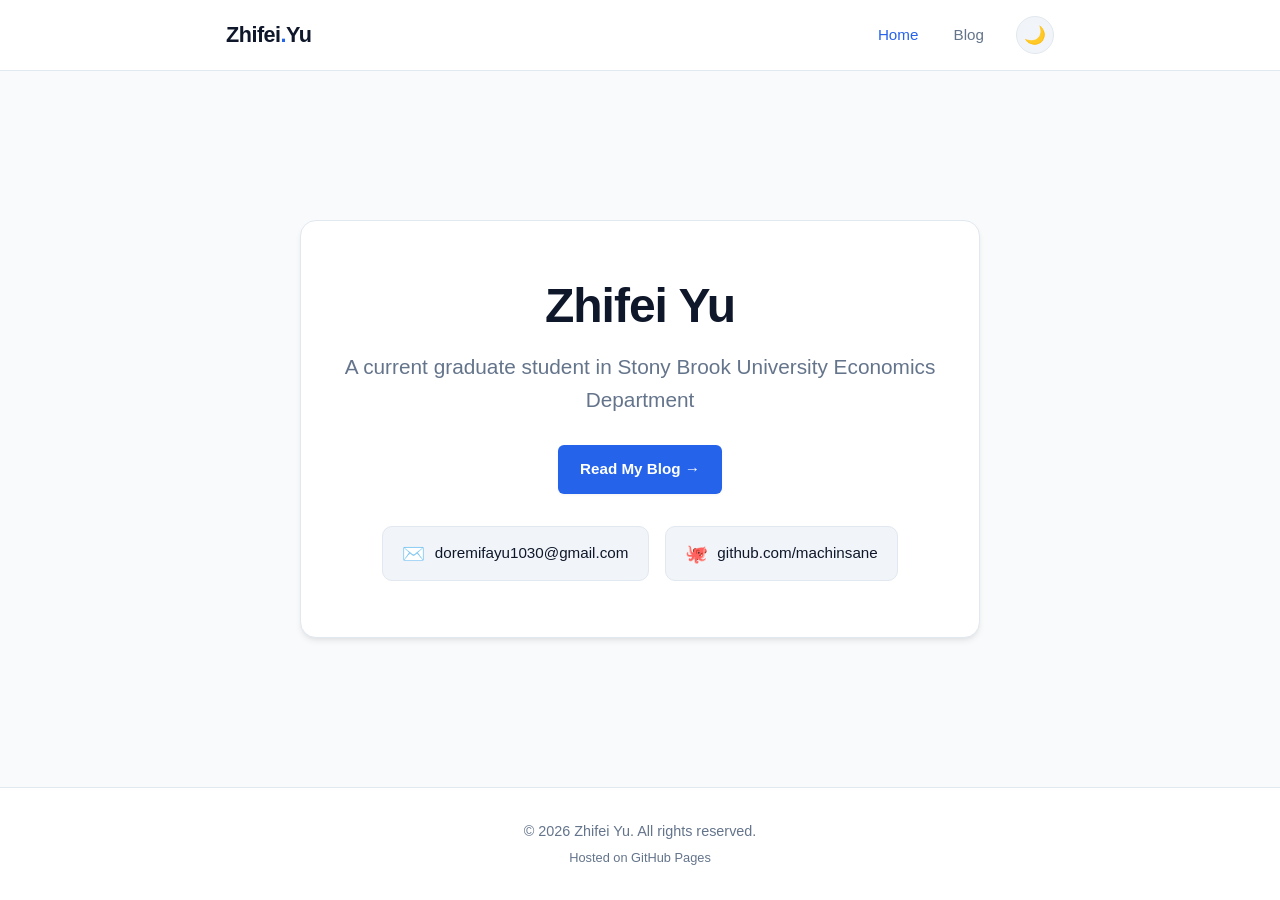
<file: index.html>
<!DOCTYPE html>
<html lang="en">
<head>
  <meta charset="UTF-8">
  <meta name="viewport" content="width=device-width, initial-scale=1.0">
  <title>Zhifei Yu</title>
  <meta name="description" content="Personal website of Zhifei Yu, graduate student in Economics at Stony Brook University.">
  <link rel="stylesheet" href="style.css">
</head>
<body>
  <!-- Header: Top bar with site name, navigation, and theme switch -->
  <header class="site-header">
    <div class="container nav-container">
      <a href="index.html" class="logo">Zhifei<span>.</span>Yu</a>
      <div class="header-actions">
        <nav class="site-nav">
          <a href="index.html" class="nav-link active">Home</a>
          <a href="blog.html" class="nav-link">Blog</a>
        </nav>
        <button class="theme-toggle" id="themeToggle" aria-label="Toggle theme">
          <span class="theme-icon" id="themeIcon">🌙</span>
        </button>
      </div>
    </div>
  </header>

  <!-- Main Content: Name and Introduction -->
  <main class="main-content">
    <div class="container">
      <div class="profile-card">
        <h1 class="hero-title">Zhifei Yu</h1>
        <p class="hero-subtitle">A current graduate student in Stony Brook University Economics Department</p>
        
        <div class="profile-actions">
          <a href="blog.html" class="btn btn-primary">Read My Blog &rarr;</a>
        </div>

        <div class="contact-links">
          <a href="mailto:doremifayu1030@gmail.com" class="contact-item">
            <span class="contact-icon">✉️</span>
            <span class="contact-text">doremifayu1030@gmail.com</span>
          </a>
          <a href="https://github.com/machinsane" target="_blank" rel="noopener noreferrer" class="contact-item">
            <span class="contact-icon">🐙</span>
            <span class="contact-text">github.com/machinsane</span>
          </a>
        </div>
      </div>
    </div>
  </main>

  <!-- Footer -->
  <footer class="site-footer">
    <div class="container footer-container">
      <p>&copy; <span id="currentYear"></span> Zhifei Yu. All rights reserved.</p>
      <p class="footer-subtext">Hosted on GitHub Pages</p>
    </div>
  </footer>

  <script src="script.js"></script>
</body>
</html>
</file>
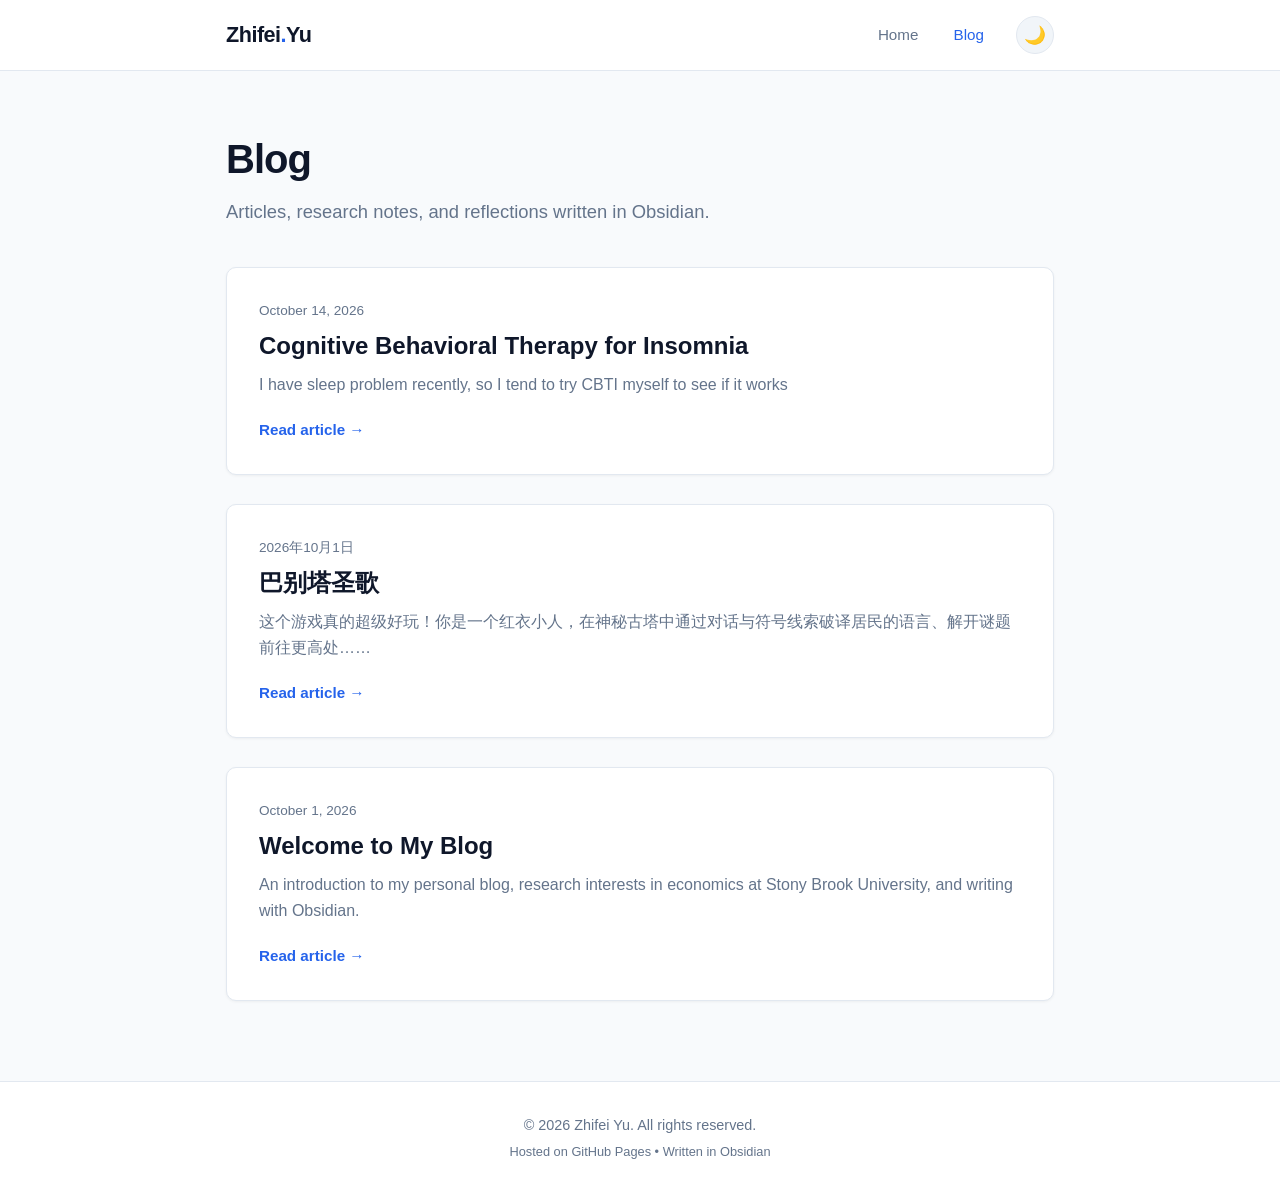
<file: blog.html>
<!DOCTYPE html>
<html lang="en">
<head>
  <meta charset="UTF-8">
  <meta name="viewport" content="width=device-width, initial-scale=1.0">
  <title>Blog | Zhifei Yu</title>
  <meta name="description" content="Blog and articles by Zhifei Yu.">
  <link rel="stylesheet" href="style.css">
</head>
<body>
  <!-- Header: Top bar with site name, navigation, and theme switch -->
  <header class="site-header">
    <div class="container nav-container">
      <a href="index.html" class="logo">Zhifei<span>.</span>Yu</a>
      <div class="header-actions">
        <nav class="site-nav">
          <a href="index.html" class="nav-link">Home</a>
          <a href="blog.html" class="nav-link active">Blog</a>
        </nav>
        <button class="theme-toggle" id="themeToggle" aria-label="Toggle theme">
          <span class="theme-icon" id="themeIcon">🌙</span>
        </button>
      </div>
    </div>
  </header>

  <!-- Blog Listing -->
  <main class="main-content blog-main">
    <div class="container">
      <header class="page-header">
        <h1 class="page-title">Blog</h1>
        <p class="page-subtitle">Articles, research notes, and reflections written in Obsidian.</p>
      </header>

      <div class="posts-list" id="postsContainer">
        <!-- Rendered dynamically by script below -->
      </div>
    </div>
  </main>

  <!-- Footer -->
  <footer class="site-footer">
    <div class="container footer-container">
      <p>&copy; <span id="currentYear"></span> Zhifei Yu. All rights reserved.</p>
      <p class="footer-subtext">Hosted on GitHub Pages &bull; Written in Obsidian</p>
    </div>
  </footer>

  <script src="posts/posts-data.js"></script>
  <script src="script.js"></script>
  <script>
    // Render posts from posts-data.js
    const container = document.getElementById("postsContainer");
    if (typeof BLOG_POSTS !== "undefined" && BLOG_POSTS.length > 0) {
      container.innerHTML = BLOG_POSTS.map(post => `
        <article class="blog-card">
          <div class="blog-card-meta">
            <time>${post.date}</time>
          </div>
          <h2 class="blog-card-title">
            <a href="post.html?post=${encodeURIComponent(post.slug)}">${post.title}</a>
          </h2>
          <p class="blog-card-excerpt">${post.excerpt}</p>
          <a href="post.html?post=${encodeURIComponent(post.slug)}" class="read-more-link">Read article &rarr;</a>
        </article>
      `).join("");
    } else {
      container.innerHTML = "<p>No posts published yet.</p>";
    }
  </script>
</body>
</html>
</file>
<file: style.css>
/* ==========================================================================
   Zhifei Yu - Personal Website Stylesheet
   ========================================================================== */

/* --------------------------------------------------------------------------
   1. CSS VARIABLES (THEMING)
   -------------------------------------------------------------------------- */
:root {
  --bg-color: #f8fafc;
  --bg-alt: #ffffff;
  --card-bg: #ffffff;
  --text-main: #0f172a;
  --text-muted: #64748b;
  --primary: #2563eb;
  --primary-hover: #1d4ed8;
  --border-color: #e2e8f0;
  --chip-bg: #f1f5f9;
  --code-bg: #f1f5f9;
  --shadow-sm: 0 1px 3px rgba(0, 0, 0, 0.05);
  --shadow-md: 0 4px 6px -1px rgba(0, 0, 0, 0.08), 0 2px 4px -2px rgba(0, 0, 0, 0.05);
  --shadow-lg: 0 10px 15px -3px rgba(0, 0, 0, 0.08), 0 4px 6px -4px rgba(0, 0, 0, 0.04);
  --radius-sm: 6px;
  --radius-md: 10px;
  --radius-lg: 16px;
  --transition: all 0.25s ease;
  --font-family: -apple-system, BlinkMacSystemFont, "Segoe UI", Roboto, "PingFang SC", "Hiragino Sans GB", "Microsoft YaHei", "WenQuanYi Micro Hei", "Helvetica Neue", Arial, sans-serif;
  --font-serif: Georgia, Cambria, "Times New Roman", Times, serif;
}

/* Dark mode overrides */
body.dark-theme {
  --bg-color: #0b0f19;
  --bg-alt: #111827;
  --card-bg: #1e293b;
  --text-main: #f1f5f9;
  --text-muted: #94a3b8;
  --primary: #3b82f6;
  --primary-hover: #60a5fa;
  --border-color: #334155;
  --chip-bg: #0f172a;
  --code-bg: #1e293b;
  --shadow-sm: 0 1px 3px rgba(0, 0, 0, 0.4);
  --shadow-md: 0 4px 6px -1px rgba(0, 0, 0, 0.4);
  --shadow-lg: 0 10px 15px -3px rgba(0, 0, 0, 0.5);
}

/* --------------------------------------------------------------------------
   2. BASE STYLES & LAYOUT
   -------------------------------------------------------------------------- */
* {
  margin: 0;
  padding: 0;
  box-sizing: border-box;
}

html {
  scroll-behavior: smooth;
}

body {
  font-family: var(--font-family);
  background-color: var(--bg-color);
  color: var(--text-main);
  line-height: 1.6;
  min-height: 100vh;
  display: flex;
  flex-direction: column;
  transition: background-color 0.3s ease, color 0.3s ease;
}

a {
  color: var(--primary);
  text-decoration: none;
  transition: var(--transition);
}

a:hover {
  color: var(--primary-hover);
}

.container {
  width: 90%;
  max-width: 860px;
  margin: 0 auto;
  padding: 0 1rem;
}

/* --------------------------------------------------------------------------
   3. HEADER & NAVIGATION
   -------------------------------------------------------------------------- */
.site-header {
  background-color: var(--bg-alt);
  border-bottom: 1px solid var(--border-color);
  backdrop-filter: blur(8px);
  position: sticky;
  top: 0;
  z-index: 100;
  transition: var(--transition);
}

.nav-container {
  display: flex;
  justify-content: space-between;
  align-items: center;
  height: 70px;
}

.logo {
  font-size: 1.35rem;
  font-weight: 700;
  color: var(--text-main);
  letter-spacing: -0.5px;
}

.logo span {
  color: var(--primary);
}

.header-actions {
  display: flex;
  align-items: center;
  gap: 1.5rem;
}

.site-nav {
  display: flex;
  align-items: center;
  gap: 1.2rem;
}

.nav-link {
  font-size: 0.95rem;
  font-weight: 500;
  color: var(--text-muted);
  padding: 0.3rem 0.5rem;
  border-radius: var(--radius-sm);
  transition: var(--transition);
}

.nav-link:hover,
.nav-link.active {
  color: var(--primary);
}

.theme-toggle {
  background: var(--chip-bg);
  border: 1px solid var(--border-color);
  color: var(--text-main);
  border-radius: 50%;
  width: 38px;
  height: 38px;
  display: flex;
  align-items: center;
  justify-content: center;
  cursor: pointer;
  font-size: 1.1rem;
  transition: var(--transition);
}

.theme-toggle:hover {
  transform: scale(1.08);
}

/* --------------------------------------------------------------------------
   4. BUTTONS
   -------------------------------------------------------------------------- */
.btn {
  display: inline-block;
  padding: 0.75rem 1.4rem;
  border-radius: var(--radius-sm);
  font-size: 0.95rem;
  font-weight: 600;
  cursor: pointer;
  transition: var(--transition);
  text-align: center;
}

.btn-primary {
  background-color: var(--primary);
  color: #ffffff !important;
  box-shadow: var(--shadow-sm);
}

.btn-primary:hover {
  background-color: var(--primary-hover);
  transform: translateY(-2px);
  box-shadow: var(--shadow-md);
}

.btn-secondary {
  background-color: var(--chip-bg);
  color: var(--text-main);
  border: 1px solid var(--border-color);
}

.btn-secondary:hover {
  background-color: var(--border-color);
}

/* --------------------------------------------------------------------------
   5. PROFILE CARD (HOMEPAGE)
   -------------------------------------------------------------------------- */
.main-content {
  flex: 1;
  display: flex;
  align-items: center;
  justify-content: center;
  padding: 4rem 0;
}

.profile-card {
  background-color: var(--card-bg);
  border: 1px solid var(--border-color);
  border-radius: var(--radius-lg);
  padding: 3.5rem 2.5rem;
  max-width: 680px;
  margin: 0 auto;
  text-align: center;
  box-shadow: var(--shadow-md);
  transition: var(--transition);
}

.profile-card:hover {
  box-shadow: var(--shadow-lg);
}

.hero-title {
  font-size: 3rem;
  font-weight: 800;
  letter-spacing: -1px;
  line-height: 1.2;
  margin-bottom: 1rem;
}

.hero-subtitle {
  font-size: 1.3rem;
  color: var(--text-muted);
  line-height: 1.6;
  margin-bottom: 1.8rem;
  font-weight: 400;
}

.profile-actions {
  margin-bottom: 2rem;
}

.contact-links {
  display: flex;
  flex-direction: row;
  justify-content: center;
  gap: 1rem;
  flex-wrap: wrap;
}

.contact-item {
  display: inline-flex;
  align-items: center;
  gap: 0.6rem;
  padding: 0.75rem 1.2rem;
  background-color: var(--chip-bg);
  border: 1px solid var(--border-color);
  border-radius: var(--radius-md);
  color: var(--text-main);
  font-weight: 500;
  font-size: 0.95rem;
  transition: var(--transition);
}

.contact-item:hover {
  border-color: var(--primary);
  color: var(--primary);
  transform: translateY(-2px);
  box-shadow: var(--shadow-sm);
}

.contact-icon {
  font-size: 1.15rem;
}

/* --------------------------------------------------------------------------
   6. BLOG LISTING PAGE
   -------------------------------------------------------------------------- */
.blog-main {
  align-items: flex-start;
  padding: 3.5rem 0 5rem;
}

.page-header {
  margin-bottom: 2.5rem;
}

.page-title {
  font-size: 2.5rem;
  font-weight: 800;
  letter-spacing: -1px;
  margin-bottom: 0.4rem;
}

.page-subtitle {
  font-size: 1.15rem;
  color: var(--text-muted);
}

.posts-list {
  display: flex;
  flex-direction: column;
  gap: 1.8rem;
}

.blog-card {
  background-color: var(--card-bg);
  border: 1px solid var(--border-color);
  border-radius: var(--radius-md);
  padding: 2rem;
  box-shadow: var(--shadow-sm);
  transition: var(--transition);
}

.blog-card:hover {
  border-color: var(--primary);
  box-shadow: var(--shadow-md);
  transform: translateY(-2px);
}

.blog-card-meta {
  font-size: 0.85rem;
  color: var(--text-muted);
  margin-bottom: 0.5rem;
  font-weight: 500;
}

.blog-card-title {
  font-size: 1.5rem;
  font-weight: 700;
  margin-bottom: 0.7rem;
  line-height: 1.3;
}

.blog-card-title a {
  color: var(--text-main);
}

.blog-card-title a:hover {
  color: var(--primary);
}

.blog-card-excerpt {
  color: var(--text-muted);
  font-size: 1rem;
  line-height: 1.6;
  margin-bottom: 1.2rem;
}

.read-more-link {
  font-weight: 600;
  font-size: 0.95rem;
}

/* --------------------------------------------------------------------------
   7. ARTICLE READER PAGE
   -------------------------------------------------------------------------- */
.article-main {
  align-items: flex-start;
  padding: 2.5rem 0 5rem;
}

.article-container {
  max-width: 740px;
}

.back-nav {
  margin-bottom: 2rem;
}

.back-link {
  font-weight: 500;
  color: var(--text-muted);
  font-size: 0.95rem;
}

.back-link:hover {
  color: var(--primary);
}

.article-body {
  background-color: var(--card-bg);
  border: 1px solid var(--border-color);
  border-radius: var(--radius-lg);
  padding: 3rem;
  box-shadow: var(--shadow-sm);
  line-height: 1.8;
  font-size: 1.1rem;
}

.article-body h1 {
  font-size: 2.4rem;
  font-weight: 800;
  line-height: 1.2;
  margin-bottom: 0.5rem;
  letter-spacing: -0.5px;
}

.article-body h2 {
  font-size: 1.6rem;
  font-weight: 700;
  margin-top: 2rem;
  margin-bottom: 0.8rem;
  border-bottom: 1px solid var(--border-color);
  padding-bottom: 0.4rem;
}

.article-body h3 {
  font-size: 1.3rem;
  font-weight: 600;
  margin-top: 1.5rem;
  margin-bottom: 0.6rem;
}

.article-body p {
  margin-bottom: 1.3rem;
}

.article-body em {
  color: var(--text-muted);
}

.article-body ul,
.article-body ol {
  margin-left: 1.5rem;
  margin-bottom: 1.3rem;
}

.article-body li {
  margin-bottom: 0.4rem;
}

.article-body blockquote {
  border-left: 4px solid var(--primary);
  padding-left: 1rem;
  margin: 1.5rem 0;
  color: var(--text-muted);
  font-style: italic;
}

.article-body code {
  background-color: var(--code-bg);
  padding: 0.2rem 0.4rem;
  border-radius: var(--radius-sm);
  font-size: 0.9em;
  border: 1px solid var(--border-color);
}

.article-body pre {
  background-color: var(--code-bg);
  padding: 1.2rem;
  border-radius: var(--radius-md);
  overflow-x: auto;
  margin: 1.5rem 0;
  border: 1px solid var(--border-color);
}

.article-body pre code {
  background: none;
  border: none;
  padding: 0;
}

.article-footer-nav {
  margin-top: 2.5rem;
  text-align: center;
}

.loading-spinner {
  text-align: center;
  color: var(--text-muted);
  padding: 3rem 0;
}

/* --------------------------------------------------------------------------
   8. FOOTER
   -------------------------------------------------------------------------- */
.site-footer {
  background-color: var(--bg-alt);
  border-top: 1px solid var(--border-color);
  padding: 2rem 0;
  text-align: center;
  color: var(--text-muted);
  font-size: 0.9rem;
}

.footer-subtext {
  font-size: 0.8rem;
  margin-top: 0.3rem;
}

/* --------------------------------------------------------------------------
   9. RESPONSIVE DESIGN (MOBILE)
   -------------------------------------------------------------------------- */
@media (max-width: 640px) {
  .profile-card {
    padding: 2.5rem 1.5rem;
  }

  .hero-title {
    font-size: 2.2rem;
  }

  .hero-subtitle {
    font-size: 1.1rem;
  }

  .contact-links {
    flex-direction: column;
  }

  .contact-item {
    justify-content: center;
  }

  .article-body {
    padding: 1.8rem 1.2rem;
    font-size: 1rem;
  }

  .article-body h1 {
    font-size: 1.9rem;
  }
}
</file>
